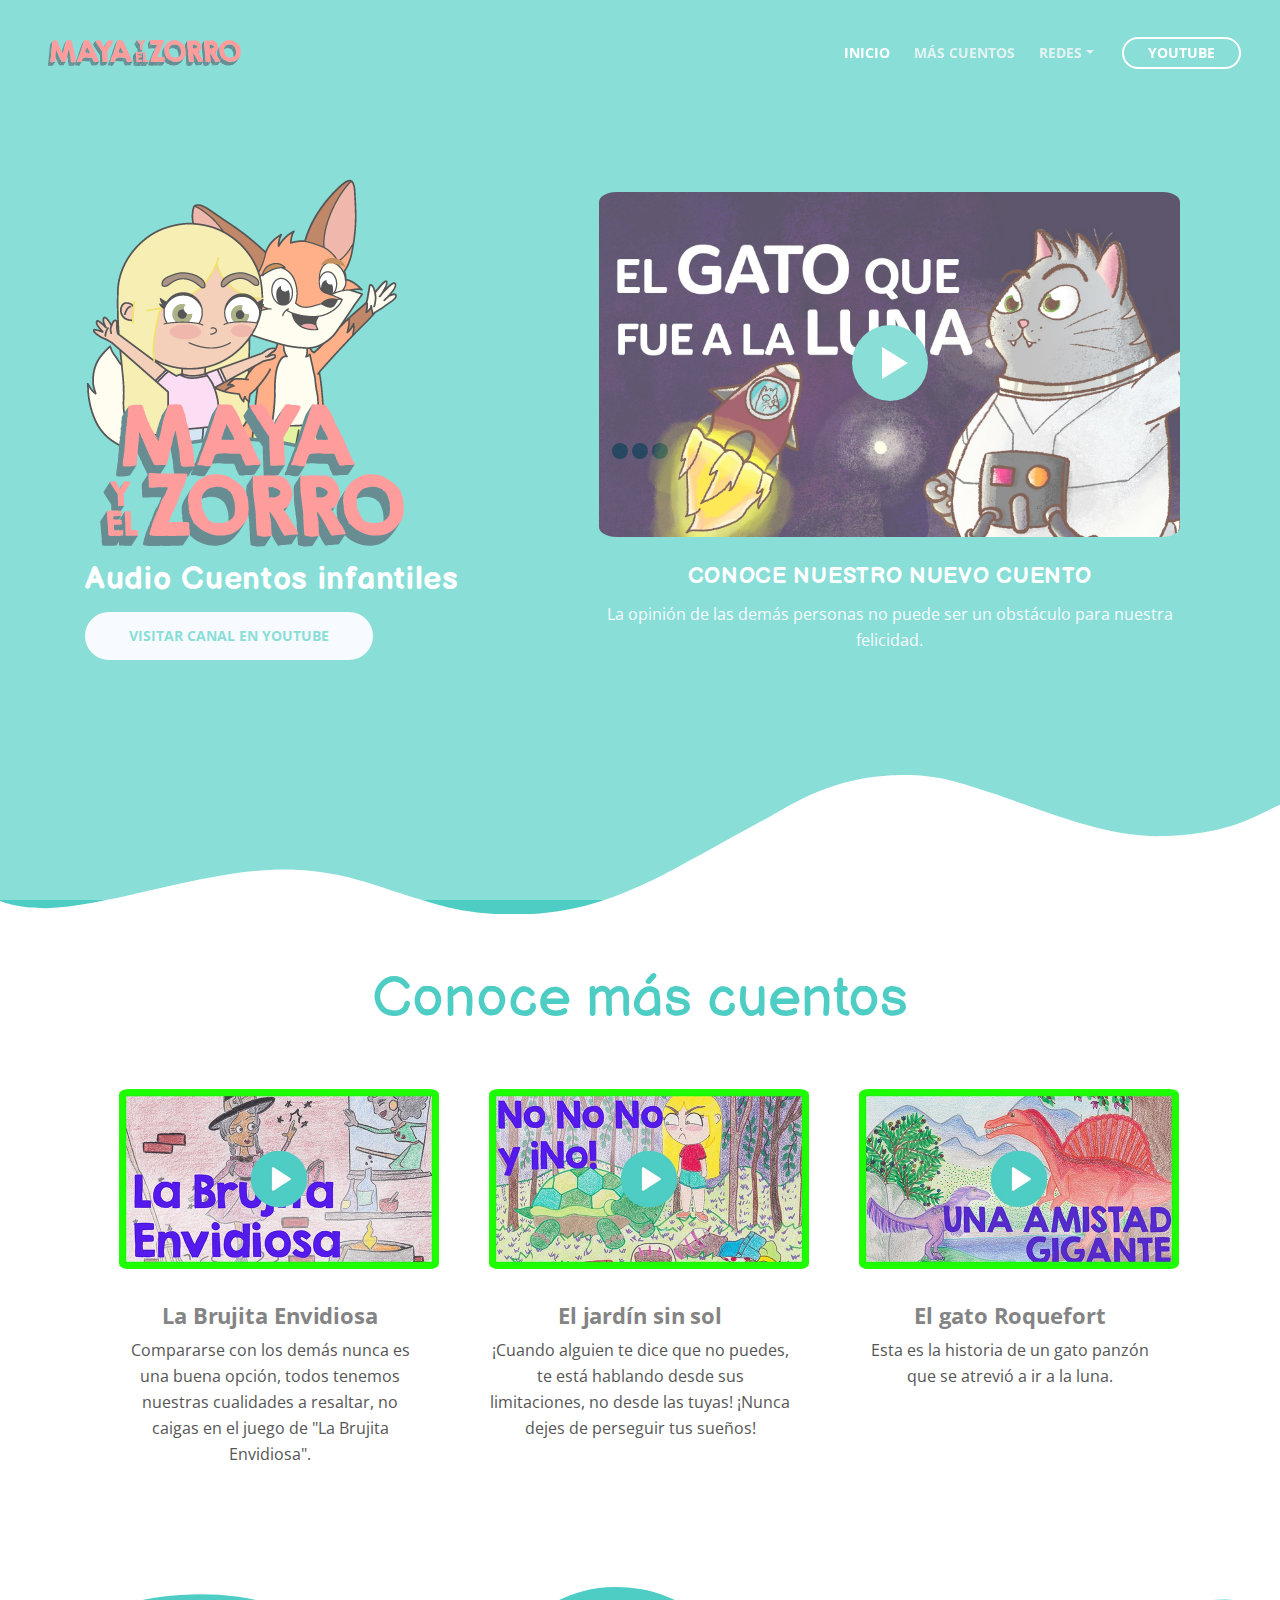
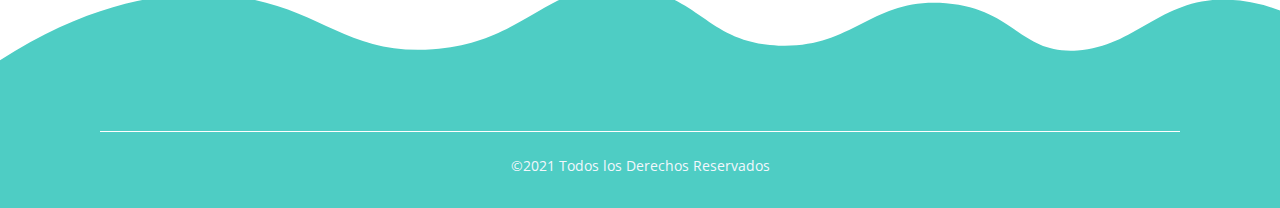
<file: index.html>
<!DOCTYPE html>
<html lang="es">
<head>
    <!-- Redirect http to https -->
    <script>
        var host = "mayayelzorro.com";
        if ((host == window.location.host) && (window.location.protocol != "https:"))
            window.location.protocol = "https:";
    </script>
    <meta charset="utf-8">
    <meta name="viewport" content="width=device-width, initial-scale=1, shrink-to-fit=no">
    
    <!-- SEO Meta Tags -->
    <meta name="description" content="&#128681 Disfruta cuentos EXCLUSIVOS para tus hijos. Cada mes una historia toalmente NUEVA">
    <meta name="author" content="Inovatik">

    <!-- OG Meta Tags to improve the way the post looks when you share the page on LinkedIn, Facebook, Google+ -->
	<meta property="og:site_name" content="Cuentos de Maya y el Zorro" /> <!-- website name -->
	<meta property="og:site" content="https://mayayelzorro.com/" /> <!-- website link -->
	<meta property="og:title" content="&#10004 Audio Cuentos Infantiles ORIGINALES &#11088"/> <!-- title shown in the actual shared post -->
	<meta property="og:description" content="&#128681 Disfruta cuentos EXCLUSIVOS para tus hijos. Cada mes una historia toalmente NUEVA" /> <!-- description shown in the actual shared post -->
	<meta property="og:image" content="https://raw.githubusercontent.com/mono3646/00WEB_MYZ/main/images/logo_og.jpg" /> <!-- image link, make sure it's jpg -->
	<meta property="og:url" content="https://mayayelzorro.com/" /> <!-- where do you want your post to link to -->
	<meta property="og:type" content="website" />

    <!-- Website Title -->
    <title>&#10004 Audio Cuentos Infantiles ORIGINALES &#11088 Maya y el Zorro</title>
    
    <!-- Styles -->
    <link rel="preconnect" href="https://fonts.gstatic.com">
    <link href="https://fonts.googleapis.com/css2?family=Balsamiq+Sans:wght@700&display=swap" rel="stylesheet">
    <link href="https://fonts.googleapis.com/css?family=Open+Sans:400,400i,700&display=swap&subset=latin-ext" rel="stylesheet">
    <link href="css/bootstrap.css" rel="stylesheet">
    <link href="css/fontawesome-all.css" rel="stylesheet">
    <link href="css/swiper.css" rel="stylesheet">
	<link href="css/magnific-popup.css" rel="stylesheet">
	<link href="css/styles.css" rel="stylesheet">
	
	<!-- Favicon  -->
    <link rel="icon" href="images/favicon.png">

    <!-- Global site tag (gtag.js) - Google Analytics -->
    <script async src="https://www.googletagmanager.com/gtag/js?id=UA-191397056-1"></script>
    <script>
    window.dataLayer = window.dataLayer || [];
    function gtag(){dataLayer.push(arguments);}
    gtag('js', new Date());

    gtag('config', 'UA-191397056-1');
    </script>


    <!-- AdSense  -->
    <script data-ad-client="ca-pub-4150777176313573" async src="https://pagead2.googlesyndication.com/pagead/js/adsbygoogle.js"></script>

    <!-- Hotjar Tracking Code for https://mayayelzorro.com/ -->
    <script>
        (function(h,o,t,j,a,r){
            h.hj=h.hj||function(){(h.hj.q=h.hj.q||[]).push(arguments)};
            h._hjSettings={hjid:2275796,hjsv:6};
            a=o.getElementsByTagName('head')[0];
            r=o.createElement('script');r.async=1;
            r.src=t+h._hjSettings.hjid+j+h._hjSettings.hjsv;
            a.appendChild(r);
            })(window,document,'https://static.hotjar.com/c/hotjar-','.js?sv=');
    </script>
    <!-- Facebook Pixel Code -->
    <script>
        !function(f,b,e,v,n,t,s)
        {if(f.fbq)return;n=f.fbq=function(){n.callMethod?
        n.callMethod.apply(n,arguments):n.queue.push(arguments)};
        if(!f._fbq)f._fbq=n;n.push=n;n.loaded=!0;n.version='2.0';
        n.queue=[];t=b.createElement(e);t.async=!0;
        t.src=v;s=b.getElementsByTagName(e)[0];
        s.parentNode.insertBefore(t,s)}(window,document,'script',
        'https://connect.facebook.net/en_US/fbevents.js');
        fbq('init', '858025078166712'); 
        fbq('track', 'PageView');
        </script>
        <noscript>
        <img height="1" width="1" 
        src="https://www.facebook.com/tr?id=858025078166712&ev=PageView
        &noscript=1"/>
    </noscript>
    <!-- End Facebook Pixel Code -->

</head>
<body data-spy="scroll" data-target=".fixed-top">
    
    <!-- Preloader -->
	<div class="spinner-wrapper">
        <div class="spinner">
            <div class="bounce1"></div>
            <div class="bounce2"></div>
            <div class="bounce3"></div>
        </div>
    </div>
    <!-- end of preloader -->
    

    <!-- Navigation -->
    <nav class="navbar navbar-expand-lg navbar-dark navbar-custom fixed-top">
        <div class="container">

            <!-- Text Logo - Use this if you don't have a graphic logo -->
            <!-- <a class="navbar-brand logo-text page-scroll" href="index.html">Tivo</a> -->

            <!-- Image Logo -->
            <a class="navbar-brand logo-image" href="index.html"><img src="images/MYZ_LOGO_2.svg" alt="Maya y el Zorro"></a> 
            
            <!-- Mobile Menu Toggle Button -->
            <button class="navbar-toggler" type="button" data-toggle="collapse" data-target="#navbarsExampleDefault" aria-controls="navbarsExampleDefault" aria-expanded="false" aria-label="Toggle navigation">
                <span class="navbar-toggler-awesome fas fa-bars"></span>
                <span class="navbar-toggler-awesome fas fa-times"></span>
            </button>
            <!-- end of mobile menu toggle button -->

            <div class="collapse navbar-collapse" id="navbarsExampleDefault">
                <ul class="navbar-nav ml-auto">
                    <li class="nav-item">
                        <a class="nav-link page-scroll" href="#header">INICIO <span class="sr-only">(current)</span></a>
                    </li>
                    <li class="nav-item">
                        <a class="nav-link page-scroll" href="#cuentos">MÁS CUENTOS</a>
                    </li>
                    <!--<li class="nav-item">
                        <a class="nav-link page-scroll" href="#details">DETAILS</a>
                    </li>-->

                    <!-- Dropdown Menu -->          
                    <li class="nav-item dropdown">
                        <a class="nav-link dropdown-toggle page-scroll" id="navbarDropdown" role="button" aria-haspopup="true" aria-expanded="false">REDES</a>
                        <div class="dropdown-menu" aria-labelledby="navbarDropdown">
                            <a class="dropdown-item" href="https://www.instagram.com/mayayelzorro/" target="_blank"><span class="item-text">INSTAGRAM</span></a>
                            <div class="dropdown-items-divide-hr"></div>
                            <a class="dropdown-item" href="https://www.facebook.com/mayayelzorro" target="_blank"><span class="item-text">FACEBOOK</span></a>
                            <div class="dropdown-items-divide-hr"></div>
                            <a class="dropdown-item" href="https://open.spotify.com/show/0WpLDUlrSAtxpyd6DpJMHf" target="_blank"><span class="item-text">SPOTIFY</span></a>
                            <div class="dropdown-items-divide-hr"></div>
                            <a class="dropdown-item" href="https://vm.tiktok.com/ZMejLyam7/" target="_blank"><span class="item-text">TIKTOK</span></a>
                            <div class="dropdown-items-divide-hr"></div>
                            <a class="dropdown-item" href="https://www.youtube.com/channel/UCkQr271PwIxdE3Yj_H1NTgQ/videos" target="_blank"><span class="item-text">YOUTUBE</span></a>
                        </div>
                    </li>
                    <!-- end of dropdown menu -->
                </ul>
                <span class="nav-item">
                    <a class="btn-outline-sm" href="https://www.youtube.com/channel/UCkQr271PwIxdE3Yj_H1NTgQ/videos" target="_blank">YOUTUBE</a>
                </span>
            </div>
        </div> <!-- end of container -->
    </nav> <!-- end of navbar -->
    <!-- end of navigation -->


    <!-- Header -->
    <header id="header" class="header">
        <div class="header-content">
            <div class="container">
                <div class="row">
                    <div class="col-lg-6 col-xl-5">
                        <img class="img-header" src="images/MYZ_LOGO_HEADER.png" alt="Logo Maya y el Zorro">
                        <div class="text-container">
                            <h1>Audio Cuentos infantiles</h1>
                         <!--    <p class="p-large">Cuentos infantiles inéditos</p> -->
                            <a class="btn-solid-lg page-scroll" href="https://www.youtube.com/channel/UCkQr271PwIxdE3Yj_H1NTgQ/videos" target="_blank">VISITAR CANAL EN YOUTUBE</a>
                        </div> <!-- end of text-container -->
                    </div> <!-- end of col -->
                    <div class="col-lg-6 col-xl-7">
                        <!-- Video -->
                        <div id="video" class="basic-3">
                            <div class="container">
                                <div class="row">
                                    <div class="col-lg-12">
                                        
                                        <!-- Video Preview -->
                                        <div class="image-container">
                                            <div class="video-wrapper">
                                                <a class="popup-youtube" href="https://www.youtube.com/watch?v=L2NOmOqYeDw" data-effect="fadeIn">
                                                    <img class="img-fluid" src="images/image-video.jpg" alt="alternative">
                                                    <span class="video-play-button">
                                                        <span></span>
                                                    </span>
                                                </a>
                                            </div> <!-- end of video-wrapper -->
                                            <br>
                                            <h4>CONOCE NUESTRO NUEVO CUENTO</h4>  
                                            <div class="p-large-2">La opinión de las demás personas no puede ser un obstáculo para nuestra felicidad.</div>  
                                        </div> <!-- end of image-container -->
                                        <!-- end of video preview -->

                                              
                                    </div> <!-- end of col -->
                                </div> <!-- end of row -->
                            </div> <!-- end of container -->
                        </div> <!-- end of basic-2 -->
                        <!-- end of video -->
                                <!-- <img class="img-fluid" src="images/header-software-app.png" alt="alternative"> -->

                    </div> <!-- end of col -->
                </div> <!-- end of row -->
            </div> <!-- end of container -->
        </div> <!-- end of header-content -->
    </header> <!-- end of header -->
    <svg class="header-frame" data-name="Layer 1" xmlns="http://www.w3.org/2000/svg" preserveAspectRatio="none" viewBox="0 0 1920 310"><defs><style>.cls-1{fill:#4ecdc4;}</style></defs><title>header-frame</title><path class="cls-1" d="M0,283.054c22.75,12.98,53.1,15.2,70.635,14.808,92.115-2.077,238.3-79.9,354.895-79.938,59.97-.019,106.17,18.059,141.58,34,47.778,21.511,47.778,21.511,90,38.938,28.418,11.731,85.344,26.169,152.992,17.971,68.127-8.255,115.933-34.963,166.492-67.393,37.467-24.032,148.6-112.008,171.753-127.963,27.951-19.26,87.771-81.155,180.71-89.341,72.016-6.343,105.479,12.388,157.434,35.467,69.73,30.976,168.93,92.28,256.514,89.405,100.992-3.315,140.276-41.7,177-64.9V0.24H0V283.054Z"/></svg>
    <!-- end of header -->


    <!-- Más Cuentos -->
    <div id="cuentos" class="cards-1">
        <div class="container">
            <div class="row">
                <div class="col-lg-12">
                    <!-- <div class="above-heading">DESCRIPTION</div> -->
                    <h2 class="h2-heading">Conoce más cuentos</h2>
                </div> <!-- end of col -->
            </div> <!-- end of row -->
            <div class="row">
                <div class="col-lg-12">

                    <!-- Card -->
                    <div class="card">
                        <div class="card-image">
                            <a class="popup-youtube" href="https://www.youtube.com/watch?v=KeqyNd8wMy8" data-effect="fadeIn">
                                <img class="img-fluid" src="images/CUENTO-1.jpg" alt="alternative">
                            <div class="sobre">
                                <div class="textico">VER</div>
                            </div>
                         </a>
                        </div>
                        <div class="card-body">
                            <h4 class="card-title">La Brujita Envidiosa</h4>
                            <p>Compararse con los demás nunca es una buena opción, todos tenemos nuestras cualidades a resaltar, no caigas en el juego de "La Brujita Envidiosa".</p>
                        </div>
                    </div>
                    <!-- end of card -->

                    <!-- Card -->
                    <div class="card">
                        <div class="card-image">
                            <a class="popup-youtube" href="https://bit.ly/JardinSinSol_Instagram" data-effect="fadeIn">
                                <img class="img-fluid" src="images/CUENTO-2.jpg" alt="alternative">
                            <div class="sobre">
                                <div class="textico">VER</div>
                            </div>
                         </a>
                        </div>
                        <div class="card-body">
                            <h4 class="card-title">El jardín sin sol</h4>
                            <p>¡Cuando alguien te dice que no puedes, te está hablando desde sus limitaciones, no desde las tuyas! ¡Nunca dejes de perseguir tus sueños!</p>
                        </div>
                    </div>
                    <!-- end of card -->

                    <!-- Card -->
                    <div class="card">
                        <div class="card-image">
                            <a class="popup-youtube" href="https://bit.ly/Roquefort_aplicacion" data-effect="fadeIn">
                                <img class="img-fluid" src="images/CUENTO-3.jpg" alt="alternative">
                            <div class="sobre">
                                <div class="textico">VER</div>
                            </div>
                         </a>
                        </div>
                        <div class="card-body">
                            <h4 class="card-title">El gato Roquefort</h4>
                            <p>Esta es la historia de un gato panzón que se atrevió a ir a la luna.</p>
                        </div>
                    </div>
                    <!-- end of card -->

                </div> <!-- end of col -->
            </div> <!-- end of row -->
        </div> <!-- end of container -->
    </div> <!-- end of cards-1 -->
    <!-- end of description -->



    <!-- Footer -->
    <svg class="footer-frame" data-name="Layer 2" xmlns="http://www.w3.org/2000/svg" preserveAspectRatio="none" viewBox="0 0 1920 79"><defs><style>.cls-2{fill:#4ecdc4;}</style></defs><title>footer-frame</title><path class="cls-2" d="M0,72.427C143,12.138,255.5,4.577,328.644,7.943c147.721,6.8,183.881,60.242,320.83,53.737,143-6.793,167.826-68.128,293-60.9,109.095,6.3,115.68,54.364,225.251,57.319,113.58,3.064,138.8-47.711,251.189-41.8,104.012,5.474,109.713,50.4,197.369,46.572,89.549-3.91,124.375-52.563,227.622-50.155A338.646,338.646,0,0,1,1920,23.467V79.75H0V72.427Z" transform="translate(0 -0.188)"/></svg>
    <div class="footer">
        <div class="container">
            <!-- Copyright -->
            <div class="copyright">
                <div class="container">
                    <div class="row">
                        <div class="col-lg-12">
                            <p class="p-small">©2021 Todos los Derechos Reservados</p>
                        </div> <!-- end of col -->
                    </div> <!-- enf of row -->
                </div> <!-- end of container -->
            </div> <!-- end of copyright --> 
            <!-- end of copyright -->
        </div> <!-- end of container -->
    </div> <!-- end of footer -->  
    <!-- end of footer -->

    	
    <!-- Scripts -->
    <script src="js/jquery.min.js"></script> <!-- jQuery for Bootstrap's JavaScript plugins -->
    <script src="js/popper.min.js"></script> <!-- Popper tooltip library for Bootstrap -->
    <script src="js/bootstrap.min.js"></script> <!-- Bootstrap framework -->
    <script src="js/jquery.easing.min.js"></script> <!-- jQuery Easing for smooth scrolling between anchors -->
    <script src="js/swiper.min.js"></script> <!-- Swiper for image and text sliders -->
    <script src="js/jquery.magnific-popup.js"></script> <!-- Magnific Popup for lightboxes -->
    <script src="js/validator.min.js"></script> <!-- Validator.js - Bootstrap plugin that validates forms -->
    <script src="js/scripts.js"></script> <!-- Custom scripts -->
</body>
</html>
</file>
<file: css/styles.css>
/* Template: Tivo - SaaS App HTML Landing Page Template
   Author: Inovatik
   Created: Sep 2019
   Description: Master CSS file
*/

/*****************************************
Table Of Contents:

01. General Styles
02. Preloader
03. Navigation
04. Header
05. Customers
06. Description
07. Features
08. Features Lightboxes
09. Details
10. Video
11. Pricing
12. Testimonials
13. Newsletter
14. Footer
15. Copyright
16. Back To Top Button
17. Extra Pages
18. Sign Up and Log In Pages
19. Media Queries
******************************************/

/*****************************************
Colors:
- Backgrounds, buttons, bullets, icons - blue #4ECDC4
- Backgrounds, light button, light body text - light gray #f3f7fd
- Headings text - black #333
- Body text - dark gray #555
******************************************/


/******************************/
/*     01. General Styles     */
/******************************/
body,
html {
    width: 100%;
	height: 100%;
}

body, p {
	color: #555; 
	font: 400 1rem/1.625rem "Open Sans", sans-serif;;
}

.p-large {
	font: 400 1.125rem/1.75rem "Open Sans", sans-serif;
}

.p-small {
	font: 400 0.875rem/1.5rem "Open Sans", sans-serif;
}

h1 {
	color: #333;
	font: 700 2.5rem/3.125rem "Open Sans", sans-serif;
	letter-spacing: 0.7px;
}

h2 {
	color: #4ecdc4;
	font-family: 'Balsamiq Sans', cursive;
	font-size: 3.5rem;
	letter-spacing: auto;
}

h3 {
	color: #333;
	font: 700 1.625rem/2.125rem "Open Sans", sans-serif;
	letter-spacing: -0.2px;
}

h4 {
	color: #848484;
	font: 700 1.375rem/1.75rem "Open Sans", sans-serif;
	letter-spacing: -0.1px;
}

h5 {
	color: #333;
	font: 700 1.125rem/1.5rem "Open Sans", sans-serif;
	letter-spacing: -0.1px;
}

h6 {
	color: #333;
	font: 700 1rem/1.375rem "Open Sans", sans-serif;
	letter-spacing: -0.1px;
}

.above-heading {
	color: #4ECDC4;
	font: 700 0.75rem/0.875rem "Open Sans", sans-serif;
	text-align: center;
}

.p-heading {
	margin-bottom: 3.25rem;
}

.testimonial-text {
	font: italic 400 1rem/1.625rem "Open Sans", sans-serif;
}

.testimonial-author {
	font: 700 1rem/1.625rem "Open Sans", sans-serif;
	letter-spacing: -0.1px;
}

.li-space-lg li {
	margin-bottom: 0.375rem;
}

.indent {
	padding-left: 1.25rem;
}

a {
	color: #555;
	text-decoration: underline;
}

a:hover {
	color: #555;
	text-decoration: underline;
}

a.white {
	color: #fff;
}

.decorative-line {
	display: block;
	width: 5rem;
	height: 0.5rem;
	margin-right: auto;
	margin-left: auto;
}

.blue {
	color: #4ECDC4;
}

.btn-solid-reg {
	display: inline-block;
	padding: 1.1875rem 2.125rem 1.1875rem 2.125rem;
	border: 0.125rem solid #4ECDC4;
	border-radius: 2rem;
	background-color: #4ECDC4;
	color: #fff;
	font: 700 0.875rem/0 "Open Sans", sans-serif;
	text-decoration: none;
	transition: all 0.2s;
}

.btn-solid-reg:hover {
	background-color: transparent;
	color: #4ECDC4;
	text-decoration: none;
}

.btn-solid-lg {
	display: inline-block;
	padding: 1.375rem 2.625rem 1.375rem 2.625rem;
	border: 0.125rem solid #4ECDC4;
	border-radius: 2rem;
	background-color: #4ECDC4;
	color: #fff;
	font: 700 0.875rem/0 "Open Sans", sans-serif;
	text-decoration: none;
	transition: all 0.2s;
}

.btn-solid-lg:hover {
	background-color: transparent;
	color: #4ECDC4;
	text-decoration: none;
}

.btn-outline-reg {
	display: inline-block;
	padding: 1.1875rem 2.125rem 1.1875rem 2.125rem;
	border: 0.125rem solid #4ECDC4;
	border-radius: 2rem;
	background-color: transparent;
	color: #4ECDC4;
	font: 700 0.875rem/0 "Open Sans", sans-serif;
	text-decoration: none;
	transition: all 0.2s;
}

.btn-outline-reg:hover {
	background-color: #4ECDC4;
	color: #fff;
	text-decoration: none;
}

.btn-outline-lg {
	display: inline-block;
	padding: 1.375rem 2.625rem 1.375rem 2.625rem;
	border: 0.125rem solid #4ECDC4;
	border-radius: 2rem;
	background-color: transparent;
	color: #4ECDC4;
	font: 700 0.875rem/0 "Open Sans", sans-serif;
	text-decoration: none;
	transition: all 0.2s;
}

.btn-outline-lg:hover {
	background-color: #4ECDC4;
	color: #fff;
	text-decoration: none;
}

.btn-outline-sm {
	display: inline-block;
	padding: 0.875rem 1.5rem 0.875rem 1.5rem;
	border: 0.125rem solid #4ECDC4;
	border-radius: 2rem;
	background-color: transparent;
	color: #4ECDC4;
	font: 700 0.875rem/0 "Open Sans", sans-serif;
	text-decoration: none;
	transition: all 0.2s;
}

.btn-outline-sm:hover {
	background-color: #4ECDC4;
	color: #fff;
	text-decoration: none;
}

.form-group {
	position: relative;
	margin-bottom: 1.25rem;
}

.form-group.has-error.has-danger {
	margin-bottom: 0.625rem;
}

.form-group.has-error.has-danger .help-block.with-errors ul {
	margin-top: 0.375rem;
}

.label-control {
	position: absolute;
	top: 0.87rem;
	left: 1.25rem;
	color: #555;
	opacity: 1;
	font: 400 0.875rem/1.375rem "Open Sans", sans-serif;
	cursor: text;
	transition: all 0.2s ease;
}

/* IE10+ hack to solve lower label text position compared to the rest of the browsers */
@media screen and (-ms-high-contrast: active), screen and (-ms-high-contrast: none) {  
	.label-control {
		top: 0.9375rem;
	}
}

.form-control-input:focus + .label-control,
.form-control-input.notEmpty + .label-control,
.form-control-textarea:focus + .label-control,
.form-control-textarea.notEmpty + .label-control {
	top: 0.125rem;
	opacity: 1;
	font-size: 0.75rem;
	font-weight: 700;
}

.form-control-input,
.form-control-select {
	display: block; /* needed for proper display of the label in Firefox, IE, Edge */
	width: 100%;
	padding-top: 1.0625rem;
	padding-bottom: 0.0625rem;
	padding-left: 1.25rem;
	border: 1px solid #c4d8dc;
	border-radius: 0.25rem;
	background-color: #fff;
	color: #555;
	font: 400 0.875rem/1.875rem "Open Sans", sans-serif;
	transition: all 0.2s;
	-webkit-appearance: none; /* removes inner shadow on form inputs on ios safari */
}

.form-control-select {
	padding-top: 0.5rem;
	padding-bottom: 0.5rem;
	height: 3rem;
}

/* IE10+ hack to solve lower label text position compared to the rest of the browsers */
@media screen and (-ms-high-contrast: active), screen and (-ms-high-contrast: none) {  
	.form-control-input {
		padding-top: 1.25rem;
		padding-bottom: 0.75rem;
		line-height: 1.75rem;
	}

	.form-control-select {
		padding-top: 0.875rem;
		padding-bottom: 0.75rem;
		height: 3.125rem;
		line-height: 2.125rem;
	}
}

select {
    /* you should keep these first rules in place to maintain cross-browser behavior */
    -webkit-appearance: none;
	-moz-appearance: none;
	-ms-appearance: none;
    -o-appearance: none;
    appearance: none;
    background-image: url('../images/down-arrow.png');
    background-position: 96% 50%;
    background-repeat: no-repeat;
    outline: none;
}

select::-ms-expand {
    display: none; /* removes the ugly default down arrow on select form field in IE11 */
}

.form-control-textarea {
	display: block; /* used to eliminate a bottom gap difference between Chrome and IE/FF */
	width: 100%;
	height: 8rem; /* used instead of html rows to normalize height between Chrome and IE/FF */
	padding-top: 1.25rem;
	padding-left: 1.3125rem;
	border: 1px solid #c4d8dc;
	border-radius: 0.25rem;
	background-color: #fff;
	color: #555;
	font: 400 0.875rem/1.75rem "Open Sans", sans-serif;
	transition: all 0.2s;
}

.form-control-input:focus,
.form-control-select:focus,
.form-control-textarea:focus {
	border: 1px solid #a1a1a1;
	outline: none; /* Removes blue border on focus */
}

.form-control-input:hover,
.form-control-select:hover,
.form-control-textarea:hover {
	border: 1px solid #a1a1a1;
}

.checkbox {
	font: 400 0.75rem/1.25rem "Open Sans", sans-serif;
}

input[type='checkbox'] {
	vertical-align: -15%;
	margin-right: 0.375rem;
}

/* IE10+ hack to raise checkbox field position compared to the rest of the browsers */
@media screen and (-ms-high-contrast: active), screen and (-ms-high-contrast: none) {  
	input[type='checkbox'] {
		vertical-align: -9%;
	}
}

.form-control-submit-button {
	display: inline-block;
	width: 100%;
	height: 3.125rem;
	border: 1px solid #4ECDC4;
	border-radius: 1.5rem;
	background-color: #4ECDC4;
	color: #fff;
	font: 700 0.875rem/0 "Open Sans", sans-serif;
	cursor: pointer;
	transition: all 0.2s;
}

.form-control-submit-button:hover {
	background-color: transparent;
	color: #4ECDC4;
}

/* Form Success And Error Message Formatting */
#smsgSubmit.h3.text-center.tada.animated,
#lmsgSubmit.h3.text-center.tada.animated,
#nmsgSubmit.h3.text-center.tada.animated,
#pmsgSubmit.h3.text-center.tada.animated,
#smsgSubmit.h3.text-center,
#lmsgSubmit.h3.text-center,
#nmsgSubmit.h3.text-center,
#pmsgSubmit.h3.text-center {
	display: block;
	margin-bottom: 0;
	color: #555;
	font-size: 1.125rem;
	line-height: 1rem;
}

.help-block.with-errors .list-unstyled {
	color: #555;
	font-size: 0.75rem;
	line-height: 1.125rem;
	text-align: left;
}

.help-block.with-errors ul {
	margin-bottom: 0;
}
/* end of form success and error message formatting */

/* Form Success And Error Message Animation - Animate.css */
@-webkit-keyframes tada {
	from {
		-webkit-transform: scale3d(1, 1, 1);
		-ms-transform: scale3d(1, 1, 1);
		transform: scale3d(1, 1, 1);
	}
	10%, 20% {
		-webkit-transform: scale3d(.9, .9, .9) rotate3d(0, 0, 1, -3deg);
		-ms-transform: scale3d(.9, .9, .9) rotate3d(0, 0, 1, -3deg);
		transform: scale3d(.9, .9, .9) rotate3d(0, 0, 1, -3deg);
	}
	30%, 50%, 70%, 90% {
		-webkit-transform: scale3d(1.1, 1.1, 1.1) rotate3d(0, 0, 1, 3deg);
		-ms-transform: scale3d(1.1, 1.1, 1.1) rotate3d(0, 0, 1, 3deg);
		transform: scale3d(1.1, 1.1, 1.1) rotate3d(0, 0, 1, 3deg);
	}
	40%, 60%, 80% {
		-webkit-transform: scale3d(1.1, 1.1, 1.1) rotate3d(0, 0, 1, -3deg);
		-ms-transform: scale3d(1.1, 1.1, 1.1) rotate3d(0, 0, 1, -3deg);
		transform: scale3d(1.1, 1.1, 1.1) rotate3d(0, 0, 1, -3deg);
	}
	to {
		-webkit-transform: scale3d(1, 1, 1);
		-ms-transform: scale3d(1, 1, 1);
		transform: scale3d(1, 1, 1);
	}
}

@keyframes tada {
	from {
		-webkit-transform: scale3d(1, 1, 1);
		-ms-transform: scale3d(1, 1, 1);
		transform: scale3d(1, 1, 1);
	}
	10%, 20% {
		-webkit-transform: scale3d(.9, .9, .9) rotate3d(0, 0, 1, -3deg);
		-ms-transform: scale3d(.9, .9, .9) rotate3d(0, 0, 1, -3deg);
		transform: scale3d(.9, .9, .9) rotate3d(0, 0, 1, -3deg);
	}
	30%, 50%, 70%, 90% {
		-webkit-transform: scale3d(1.1, 1.1, 1.1) rotate3d(0, 0, 1, 3deg);
		-ms-transform: scale3d(1.1, 1.1, 1.1) rotate3d(0, 0, 1, 3deg);
		transform: scale3d(1.1, 1.1, 1.1) rotate3d(0, 0, 1, 3deg);
	}
	40%, 60%, 80% {
		-webkit-transform: scale3d(1.1, 1.1, 1.1) rotate3d(0, 0, 1, -3deg);
		-ms-transform: scale3d(1.1, 1.1, 1.1) rotate3d(0, 0, 1, -3deg);
		transform: scale3d(1.1, 1.1, 1.1) rotate3d(0, 0, 1, -3deg);
	}
	to {
		-webkit-transform: scale3d(1, 1, 1);
		-ms-transform: scale3d(1, 1, 1);
		transform: scale3d(1, 1, 1);
	}
}

.tada {
	-webkit-animation-name: tada;
	animation-name: tada;
}

.animated {
	-webkit-animation-duration: 1s;
	animation-duration: 1s;
	-webkit-animation-fill-mode: both;
	animation-fill-mode: both;
}
/* end of form success and error message animation - Animate.css */

/* Fade-move Animation For Details Lightbox - Magnific Popup */
/* at start */
.my-mfp-slide-bottom .zoom-anim-dialog {
	opacity: 0;
	transition: all 0.2s ease-out;
	-webkit-transform: translateY(-1.25rem) perspective(37.5rem) rotateX(10deg);
	-ms-transform: translateY(-1.25rem) perspective(37.5rem) rotateX(10deg);
	transform: translateY(-1.25rem) perspective(37.5rem) rotateX(10deg);
}

/* animate in */
.my-mfp-slide-bottom.mfp-ready .zoom-anim-dialog {
	opacity: 1;
	-webkit-transform: translateY(0) perspective(37.5rem) rotateX(0); 
	-ms-transform: translateY(0) perspective(37.5rem) rotateX(0); 
	transform: translateY(0) perspective(37.5rem) rotateX(0); 
}

/* animate out */
.my-mfp-slide-bottom.mfp-removing .zoom-anim-dialog {
	opacity: 0;
	-webkit-transform: translateY(-0.625rem) perspective(37.5rem) rotateX(10deg); 
	-ms-transform: translateY(-0.625rem) perspective(37.5rem) rotateX(10deg); 
	transform: translateY(-0.625rem) perspective(37.5rem) rotateX(10deg); 
}

/* dark overlay, start state */
.my-mfp-slide-bottom.mfp-bg {
	opacity: 0;
	transition: opacity 0.2s ease-out;
}

/* animate in */
.my-mfp-slide-bottom.mfp-ready.mfp-bg {
	opacity: 0.8;
}
/* animate out */
.my-mfp-slide-bottom.mfp-removing.mfp-bg {
	opacity: 0;
}
/* end of fade-move animation for details lightbox - magnific popup */

/* Fade Animation For Image Lightbox - Magnific Popup */
@-webkit-keyframes fadeIn {
	from {
		opacity: 0;
	}
	to {
		opacity: 1;
	}
}

@keyframes fadeIn {
	from {
		opacity: 0;
	}
	to {
		opacity: 1;
	}
}

.fadeIn {
	-webkit-animation: fadeIn 0.6s;
	animation: fadeIn 0.6s;
}

@-webkit-keyframes fadeOut {
	from {
		opacity: 1;
	}
	to {
		opacity: 0;
	}
}

@keyframes fadeOut {
	from {
		opacity: 1;
	}
	to {
		opacity: 0;
	}
}

.fadeOut {
	-webkit-animation: fadeOut 0.8s;
	animation: fadeOut 0.8s;
}
/* end of fade animation for image lightbox - magnific popup */


/*************************/
/*     02. Preloader     */
/*************************/
.spinner-wrapper {
	position: fixed;
	z-index: 999999;
	top: 0;
	right: 0;
	bottom: 0;
	left: 0;
	background: #fff;
}

.spinner {
	position: absolute;
	top: 50%; /* centers the loading animation vertically one the screen */
	left: 50%; /* centers the loading animation horizontally one the screen */
	width: 3.75rem;
	height: 1.25rem;
	margin: -0.625rem 0 0 -1.875rem; /* is width and height divided by two */ 
	text-align: center;
}

.spinner > div {
	display: inline-block;
	width: 1rem;
	height: 1rem;
	border-radius: 100%;
	background-color: #4ECDC4;
	-webkit-animation: sk-bouncedelay 1.4s infinite ease-in-out both;
	animation: sk-bouncedelay 1.4s infinite ease-in-out both;
}

.spinner .bounce1 {
	-webkit-animation-delay: -0.32s;
	animation-delay: -0.32s;
}

.spinner .bounce2 {
	-webkit-animation-delay: -0.16s;
	animation-delay: -0.16s;
}

@-webkit-keyframes sk-bouncedelay {
	0%, 80%, 100% { -webkit-transform: scale(0); }
	40% { -webkit-transform: scale(1.0); }
}

@keyframes sk-bouncedelay {
	0%, 80%, 100% { 
		-webkit-transform: scale(0);
		-ms-transform: scale(0);
		transform: scale(0);
	} 40% { 
		-webkit-transform: scale(1.0);
		-ms-transform: scale(1.0);
		transform: scale(1.0);
	}
}


/**************************/
/*     03. Navigation     */
/**************************/
.navbar-custom {
	background-color: #4ECDC4;
	box-shadow: 0 0.0625rem 0.375rem 0 rgba(0, 0, 0, 0.1);
	font: 700 0.875rem/0.875rem "Open Sans", sans-serif;
	transition: all 0.2s;
}

.navbar-custom .container {
	max-width: 87.5rem;
}

.navbar-custom .navbar-brand.logo-image img {
   /* width: 4.4375rem;*/
	height: 1.75rem;
}

.navbar-custom .navbar-brand.logo-text {
	font: 700 2rem/1.5rem "Open Sans", sans-serif;
	color: #fff;;
	text-decoration: none;
}

.navbar-custom .navbar-nav {
	margin-top: 0.75rem;
	margin-bottom: 0.5rem;
}

.navbar-custom .nav-item .nav-link {
	padding: 0.625rem 0.75rem 0.625rem 0.75rem;
	color: #f7f5f5;
	opacity: 0.8;
	text-decoration: none;
	transition: all 0.2s ease;
}

.navbar-custom .nav-item .nav-link:hover,
.navbar-custom .nav-item .nav-link.active {
	color: #fff;
	opacity: 1;
}

/* Dropdown Menu */
.navbar-custom .dropdown:hover > .dropdown-menu {
	display: block; /* this makes the dropdown menu stay open while hovering it */
	min-width: auto;
	animation: fadeDropdown 0.2s; /* required for the fade animation */
}

@keyframes fadeDropdown {
    0% {
        opacity: 0;
    }

    100% {
        opacity: 1;
    }
}

.navbar-custom .dropdown-toggle:focus { /* removes dropdown outline on focus */
	outline: 0;
}

.navbar-custom .dropdown-menu {
	margin-top: 0;
	border: none;
	border-radius: 0.25rem;
	background-color: #4ECDC4;
}

.navbar-custom .dropdown-item {
	color: #f7f5f5;
	opacity: 0.8;
	font: 700 0.875rem/0.875rem "Open Sans", sans-serif;
	text-decoration: none;
}

.navbar-custom .dropdown-item:hover {
	background-color: #4ECDC4;
	color: #fff;
	opacity: 1;
}

.navbar-custom .dropdown-items-divide-hr {
	width: 100%;
	height: 1px;
	margin: 0.75rem auto 0.725rem auto;
	border: none;
	background-color: #c4d8dc;
	opacity: 0.2;
}
/* end of dropdown menu */

.navbar-custom .nav-item .btn-outline-sm {
	margin-top: 0.25rem;
	margin-bottom: 1.375rem;
	margin-left: 0.5rem;
	border: 0.125rem solid #fff;
	color: #fff;
}

.navbar-custom .nav-item .btn-outline-sm:hover {
	background-color: #fff;
	color: #4ECDC4;
}

.navbar-custom .navbar-toggler {
	padding: 0;
	border: none;
	color: #fff;
	font-size: 2rem;
}

.navbar-custom button[aria-expanded='false'] .navbar-toggler-awesome.fas.fa-times{
	display: none;
}

.navbar-custom button[aria-expanded='false'] .navbar-toggler-awesome.fas.fa-bars{
	display: inline-block;
}

.navbar-custom button[aria-expanded='true'] .navbar-toggler-awesome.fas.fa-bars{
	display: none;
}

.navbar-custom button[aria-expanded='true'] .navbar-toggler-awesome.fas.fa-times{
	display: inline-block;
	margin-right: 0.125rem;
}


/*********************/
/*    04. Header     */
/*********************/
.header {
	background-color: #4ECDC4;
}

.header .header-content {
	padding-top: 8rem;
	padding-bottom: 4rem;
	text-align: center;
}

.header .text-container {
	margin-bottom: 3rem;
}

.header h1 {
	margin-bottom: 1rem;
	margin-top: 1rem;
	color: #fff;
	font-size: 1.5rem;
	line-height: 1rem;
	font-family: 'Balsamiq Sans', cursive;
}

.header h4 {
	margin-bottom: 0.625rem;
	color: #fff;
	font-family: 'Balsamiq Sans', cursive;
	letter-spacing: 0.7px;
}

.header .p-large {
	margin-bottom: 2rem;
	color: #f3f7fd;
}
.header .p-large-2 {
	margin-bottom: 5rem;
	color: #f3f7fd;
	text-align: center;
}

.header .btn-solid-lg {
	margin-right: 0.5rem;
	margin-bottom: 1.125rem;
	margin-left: 0.5rem;
	border-color: #f3f7fd;
	background-color: #f3f7fd;
	color: #4ECDC4;
}

.header .btn-solid-lg:hover {
	background: transparent;
	color: #f3f7fd;
}

.header .btn-outline-lg {
	border-color: #f3f7fd;
	color: #f3f7fd;
}

.header .btn-outline-lg:hover {
	background-color: #f3f7fd;
	color: #4ECDC4;
}

.header-frame {
	margin-top: -1px; /* To remove white margin in FF */
	width: 100%;
	height: 2.25rem;
}


/*************************/
/*     05. Customers     */
/*************************/
.slider-1 {
	padding-top: 5rem;
	padding-bottom: 3.25rem;
}

.slider-1 .slider-container {
	text-align: center;
}


/***************************/
/*     06. Description     */
/***************************/
.cards-1 {
	padding-top: 3.25rem;
	padding-bottom: 3rem;
	text-align: center;
}

.cards-1 .h2-heading {
	margin-bottom: 3.5rem;
}

.cards-1 .card {
	max-width: 21rem;
	margin-right: auto;
	margin-bottom: 3.5rem;
	margin-left: auto;
	padding: 0;
	border: none;
}

.cards-1 .card-image {
	max-width: 21rem;
	margin-right: auto;
	margin-bottom: 2rem;
	margin-left: auto;
}

.cards-1 .card-title {
	margin-bottom: 0.5rem;
}

.cards-1 .card-body {
	padding: 0;
}


/************************/
/*     07. Features     */
/************************/
.tabs {
	padding-top: 8rem;
	padding-bottom: 8.125rem;
	background-color: #f3f7fd;
}

.tabs .h2-heading,
.tabs .p-heading {
	text-align: center;
}

.tabs .nav-tabs {
	display: block;
	margin-bottom: 2.25rem;
	border-bottom: none;
}

.tabs .nav-link {
	padding: 0.375rem 1rem 0.375rem 1rem;
	border: none;
	color: #86929b;
	font-weight: 700;
	font-size: 1.25rem;
	line-height: 1.75rem;
	text-align: center;
	text-decoration: none;
	transition: all 0.2s ease;
}

.tabs .nav-link:hover,
.tabs .nav-link.active {
	background: transparent;
	color: #4ECDC4;
}

.tabs .nav-link .fas {
	margin-right: 0.625rem;
}

.tabs .image-container {
	margin-bottom: 2.75rem;
}

.tabs .list-unstyled .fas {
	color: #4ECDC4;
	font-size: 0.5rem;
	line-height: 1.625rem;
}

.tabs .list-unstyled .media-body {
	margin-left: 0.625rem;
}

.tabs #tab-1 h3 {
	margin-bottom: 0.75rem;
}

.tabs #tab-1 .list-unstyled {
	margin-bottom: 1.5rem;
}

.tabs #tab-2 h3 {
	margin-bottom: 0.75rem;
}

.tabs #tab-2 .list-unstyled {
	margin-bottom: 1.5rem;
}

.tabs #tab-3 h3 {
	margin-bottom: 0.75rem;
}

.tabs #tab-3 .list-unstyled {
	margin-bottom: 1.5rem;
}


/***********************************/
/*     08. Features Lightboxes     */
/***********************************/
.lightbox-basic {
	margin: 2.5rem auto;
	padding: 2rem 1.5rem 2rem 1.5rem;
	border-radius: 0.25rem;
	background: #fff;
	text-align: left;
}

.lightbox-basic .container {
	padding-right: 0;
	padding-left: 0;
}

.lightbox-basic .image-container {
	max-width: 33.75rem;
	margin-right: auto;
	margin-bottom: 3rem;
	margin-left: auto;
}

.lightbox-basic h3 {
	margin-bottom: 0.5rem;
}

.lightbox-basic hr {
	width: 2.5rem;
	height: 0.125rem;
	margin-top: 0;
	margin-bottom: 0.875rem;
	margin-left: 0;
	border: 0;
	background-color: #4ECDC4;
	text-align: left;
}

.lightbox-basic h4 {
	margin-bottom: 1rem;
}

.lightbox-basic .list-unstyled .fas {
	color:#4ECDC4;
	font-size: 0.5rem;
	line-height: 1.625rem;
}

.lightbox-basic .list-unstyled .media-body {
	margin-left: 0.625rem;
}

.lightbox-basic .btn-outline-reg,
.lightbox-basic .btn-solid-reg {
	margin-top: 0.75rem;
}

/* Signup Button */
.lightbox-basic .btn-solid-reg.mfp-close {
	position: relative;
	width: auto;
	height: auto;
	color: #fff;
	opacity: 1;
}

.lightbox-basic .btn-solid-reg.mfp-close:hover {
	color: #4ECDC4;
}
/* end of signup Button */

/* Back Button */
.lightbox-basic a.mfp-close.as-button {
	position: relative;
	width: auto;
	height: auto;
	margin-left: 0.375rem;
	color: #4ECDC4;
	opacity: 1;
}

.lightbox-basic a.mfp-close.as-button:hover {
	color: #fff;
}
/* end of back button */

.lightbox-basic button.mfp-close.x-button {
	position: absolute;
	top: -0.125rem;
	right: -0.125rem;
	width: 2.75rem;
	height: 2.75rem;
	color: #707984;
}


/***********************/
/*     09. Details     */
/***********************/
.basic-1 {
	padding-top: 7.5rem;
	padding-bottom: 8rem;
}

.basic-1 .text-container {
	margin-bottom: 3.75rem;
}

.basic-1 .list-unstyled {
	margin-bottom: 1.375rem;
}

.basic-1 .list-unstyled .fas {
	color: #4ECDC4;
	font-size: 0.5rem;
	line-height: 1.625rem;
}

.basic-1 .list-unstyled .media-body {
	margin-left: 0.625rem;
}


/*********************/
/*     10. Video     */
/*********************/
.basic-2 {
	padding-top: 8rem;
	padding-bottom: 6.75rem;
	background-color: #f3f7fd;
	text-align: center;
}
.basic-3 {

	text-align: center;
}

.basic-2 .image-container {
	margin-bottom: 2rem;
}

.basic-2 .image-container img {
	border-radius: 0.75rem;
}

.basic-2 .video-wrapper {
	position: relative;
}

/* Video Play Button */
.basic-3 .video-play-button {
	position: absolute;
	z-index: 10;
	top: 22%;
	left: 50%;
	display: block;
	box-sizing: content-box;
	width: 2rem;
	height: 2.75rem;
	padding: 1.125rem 1.25rem 1.125rem 1.75rem;
	border-radius: 50%;
	-webkit-transform: translateX(-50%) translateY(-50%);
	-ms-transform: translateX(-50%) translateY(-50%);
	transform: translateX(-50%) translateY(-50%);
}
  
.basic-3 .video-play-button:before {
	content: "";
	position: absolute;
	z-index: 0;
	top: 50%;
	left: 50%;
	display: block;
	width: 4.75rem;
	height: 4.75rem;
	border-radius: 50%;
	background: #4ECDC4;
	animation: pulse-border 1500ms ease-out infinite;
	-webkit-transform: translateX(-50%) translateY(-50%);
	-ms-transform: translateX(-50%) translateY(-50%);
	transform: translateX(-50%) translateY(-50%);
}
  
.basic-3 .video-play-button:after {
	content: "";
	position: absolute;
	z-index: 1;
	top: 50%;
	left: 50%;
	display: block;
	width: 4.375rem;
	height: 4.375rem;
	border-radius: 50%;
	background: #4ECDC4;
	transition: all 200ms;
	-webkit-transform: translateX(-50%) translateY(-50%);
	-ms-transform: translateX(-50%) translateY(-50%);
	transform: translateX(-50%) translateY(-50%);
}
  
.basic-3 .video-play-button span {
	position: relative;
	display: block;
	z-index: 3;
	top: 0.375rem;
	left: 0.25rem;
	width: 0;
	height: 0;
	border-left: 1.625rem solid #fff;
	border-top: 1rem solid transparent;
	border-bottom: 1rem solid transparent;
}
  
@keyframes pulse-border {
	0% {
		transform: translateX(-50%) translateY(-50%) translateZ(0) scale(1);
		opacity: 1;
	}
	100% {
		transform: translateX(-50%) translateY(-50%) translateZ(0) scale(1.5);
		opacity: 0;
	}
}
/* end of video play button */  

.basic-2 .p-heading {
	margin-bottom: 1rem;
}


/***********************/
/*     11. Pricing     */
/***********************/
.cards-2 {
	padding-top: 7.875rem;
	padding-bottom: 2.25rem;
	text-align: center;
}

.cards-2 .h2-heading {
	margin-bottom: 3.75rem;
}

.cards-2 .card {
	display: block;
	max-width: 19rem;
	margin-right: auto;
	margin-bottom: 3rem;
	margin-left: auto;
	border: 1px solid #ccd3df;
	border-radius: 0.375rem;
}

.cards-2 .card .card-body {
	padding: 2.5rem 2rem 2.75rem 2em;
}

.cards-2 .card .card-title {
	margin-bottom: 0.5rem;
	color: #4ECDC4;
	font: 700 1.125rem/1.5rem "Open Sans", sans-serif;
}

.cards-2 .card .price .currency {
	margin-right: 0.25rem;
	color: #434c54;
	font-weight: 700;
	font-size: 1.5rem;
	vertical-align: 40%;
}

.cards-2 .card .price .value {
	color: #434c54;
	font: 700 3.25rem/3.5rem "Open Sans", sans-serif;
	text-align: center;
}

.cards-2 .card .frequency {
	font-size: 0.875rem;
}

.cards-2 .card .divider {
	height: 1px;
	margin-top: 1.75rem;
	margin-bottom: 2rem;
	border: none;
	background-color: #ccd3df;
}

.cards-2 .card .list-unstyled {
	margin-top: 1.875rem;
	margin-bottom: 1.625rem;
	text-align: left;
}

.cards-2 .card .list-unstyled .media {
	margin-bottom: 0.5rem;
}

.cards-2 .card .list-unstyled .fas {
	color: #4ECDC4;
	font-size: 0.875rem;
	line-height: 1.625rem;
}

.cards-2 .card .list-unstyled .fas.fa-times {
	margin-left: 0.1875rem;
	margin-right: 0.125rem;
	color: #555;
}

.cards-2 .card .list-unstyled .media-body {
	margin-left: 0.625rem;
}


/****************************/
/*     12. Testimonials     */
/****************************/
.slider-2 {
	padding-top: 2.75rem;
	padding-bottom: 4rem;
}

.slider-2 .slider-container {
	position: relative;
}

.slider-2 .swiper-container {
	position: static;
	width: 82%;
	text-align: center;
}

.slider-2 .image-wrapper {
	width: 6rem;
	margin-right: auto;
	margin-bottom: 1rem;
	margin-left: auto;
}

.slider-2 .image-wrapper img {
	border-radius: 50%;
}

.slider-2 .testimonial-text {
	margin-bottom: 0.5rem;
}

.slider-2 .testimonial-author {
	color: #333;
}

.slider-2 .swiper-button-prev,
.slider-2 .swiper-button-next {
	width: 1.125rem;
}

.slider-2 .swiper-button-prev:focus,
.slider-2 .swiper-button-next:focus {
	/* even if you can't see it chrome you can see it on mobile device */
	outline: none;
}

.slider-2 .swiper-button-prev {
	left: -0.375rem;
	background-image: url("data:image/svg+xml;charset=utf-8,%3Csvg%20xmlns%3D'http%3A%2F%2Fwww.w3.org%2F2000%2Fsvg'%20viewBox%3D'0%200%2028%2044'%3E%3Cpath%20d%3D'M0%2C22L22%2C0l2.1%2C2.1L4.2%2C22l19.9%2C19.9L22%2C44L0%2C22L0%2C22L0%2C22z'%20fill%3D'%23505c67'%2F%3E%3C%2Fsvg%3E");
	background-size: 1.125rem 1.75rem;
}

.slider-2 .swiper-button-next {
	right: -0.375rem;
	background-image: url("data:image/svg+xml;charset=utf-8,%3Csvg%20xmlns%3D'http%3A%2F%2Fwww.w3.org%2F2000%2Fsvg'%20viewBox%3D'0%200%2028%2044'%3E%3Cpath%20d%3D'M27%2C22L27%2C22L5%2C44l-2.1-2.1L22.8%2C22L2.9%2C2.1L5%2C0L27%2C22L27%2C22z'%20fill%3D'%23505c67'%2F%3E%3C%2Fsvg%3E");
	background-size: 1.125rem 1.75rem;
}


/**************************/
/*     13. Newsletter     */
/**************************/
.form {
	padding-top: 4rem;
	padding-bottom: 6rem;
}

.form .text-container {
	margin-bottom: 3.5rem;
	padding: 3.5rem 1rem 2.5rem 1rem;
	border-radius: 0.5rem;
	background-color: #f3f7fd;
}

.form h2 {
	margin-bottom: 2.75rem;
	text-align: center;
}

.form .icon-container {
	text-align: center;
}

.form .fa-stack {
	width: 2em;
	margin-bottom: 0.75rem;
	margin-right: 0.375rem;
	font-size: 1.5rem;
}

.form .fa-stack .fa-stack-1x {
    color: #fff;
	transition: all 0.2s ease;
}

.form .fa-stack .fa-stack-2x {
	color: #4ECDC4;
	transition: all 0.2s ease;
}

.form .fa-stack:hover .fa-stack-1x {
	color: #4ECDC4;
}

.form .fa-stack:hover .fa-stack-2x {
    color: #f3f7fd;
}


/**********************/
/*     14. Footer     */
/**********************/
.footer-frame {
	width: 100%;
	height: 1.5rem;
}

.footer {
	padding-top: 3rem;
	padding-bottom: 0.5rem;
	background-color: #4ECDC4;
}

.footer .footer-col {
	margin-bottom: 2.25rem;
}

.footer h4 {
	margin-bottom: 0.625rem;
	color: #fff;
}

.footer .list-unstyled,
.footer p {
	color: #f3f7fd;
}

.footer .footer-col.middle .list-unstyled .fas {
	color: #fff;
	font-size: 0.5rem;
	line-height: 1.5rem;
}

.footer .footer-col.middle .list-unstyled .media-body {
	margin-left: 0.5rem;
}

.footer .footer-col.last .list-unstyled .fas {
	color: #fff;
	font-size: 0.875rem;
	line-height: 1.5rem;
}

.footer .footer-col.last .list-unstyled .media-body {
	margin-left: 0.625rem;
}

.footer .footer-col.last .list-unstyled .fas.fa-globe {
	margin-left: 1rem;
	margin-right: 0.625rem;
}


/*************************/
/*     15. Copyright     */
/*************************/
.copyright {
	padding-top: 1rem;
	padding-bottom: 0.375rem;
	background-color: #4ECDC4;
	text-align: center;
}

.copyright .p-small {
	padding-top: 1.375rem;
	border-top: 1px solid #ffffff;
	color: #f3f7fd;
}

.copyright a {
	color: #f3f7fd;
	text-decoration: none;
}


/**********************************/
/*     16. Back To Top Button     */
/**********************************/
a.back-to-top {
	position: fixed;
	z-index: 999;
	right: 0.75rem;
	bottom: 0.75rem;
	display: none;
	width: 2.625rem;
	height: 2.625rem;
	border-radius: 1.875rem;
	background: #ff6b6b url("../images/up-arrow.png") no-repeat center 47%;
	background-size: 1.125rem 1.125rem;
	text-indent: -9999px;
}

a:hover.back-to-top {
	background-color: #4332c5; 
}


/***************************/
/*     17. Extra Pages     */
/***************************/
.ex-header {
	padding-top: 8rem;
	padding-bottom: 5rem;
	background-color: #4ECDC4;
	text-align: center;
}

.ex-header h1 {
	color: #fff;
}

.ex-basic-1 {
	padding-top: 2rem;
	padding-bottom: 0.875rem;
	background-color: #f3f7fd;
}

.ex-basic-1 .breadcrumbs {
	margin-bottom: 1.125rem;
}

.ex-basic-1 .breadcrumbs .fa {
	margin-right: 0.5rem;
	margin-left: 0.625rem;
}

.ex-basic-2 {
	padding-top: 4.75rem;
	padding-bottom: 4rem;
}

.ex-basic-2 h3 {
	margin-bottom: 1rem;
}

.ex-basic-2 .text-container {
	margin-bottom: 3.625rem;
}

.ex-basic-2 .text-container.last {
	margin-bottom: 0;
}

.ex-basic-2 .text-container.dark {
	padding: 1.625rem 1.5rem 0.75rem 2rem;
	background-color: #f3f7fd;
}

.ex-basic-2 .image-container-large {
	margin-bottom: 4rem;
}

.ex-basic-2 .image-container-large img {
	border-radius: 0.25rem;
}

.ex-basic-2 .image-container-small img {
	border-radius: 0.25rem;
}

.ex-basic-2 .list-unstyled .fas {
	color: #4ECDC4;
	font-size: 0.5rem;
	line-height: 1.625rem;
}

.ex-basic-2 .list-unstyled .media-body {
	margin-left: 0.625rem;
}

.ex-basic-2 .form-container {
	margin-top: 3rem;
}

.ex-basic-2 .btn-outline-reg {
	margin-top: 1.75rem;
}

.ex-footer-frame {
	width: 100%;
	height: 2.75rem;
	background-color: #f3f7fd;
}


/****************************************/
/*     18. Sign Up and Log In Pages     */
/****************************************/
.ex-2-header {
	padding-top: 9rem;
	background-color: #4ECDC4;
	text-align: center;
	min-height: 100vh;
}

.ex-2-header h1,
.ex-2-header p {
	color: #fff;
}

.ex-2-header p {
	max-width: 24rem;
	margin-right: auto;
	margin-bottom: 2.5rem;
	margin-left: auto;
}

.ex-2-header .form-container {
	max-width: 26rem;
	margin-right: auto;
	margin-left: auto;
	padding: 2.25rem 1.25rem 1.25rem 1.25rem;
	border-radius: 0.5rem;
	background-color: #f3f7fd;
}

.ex-2-header .checkbox {
	text-align: left;
}


/*****************************/
/*     19. Media Queries     */
/*****************************/	
	/***************************/
/*     06. Description     */
/***************************/
.cards-1 {
	padding-top: 3.25rem;
	padding-bottom: 3rem;
	text-align: center;
}

.cards-1 .h2-heading {
	margin-bottom: 3.5rem;
	width: 100%
}

.cards-1 .card {
	max-width: 25rem;
	margin-right: auto;
	margin-bottom: 3.5rem;
	margin-left: auto;
	padding: 0;
	border: none;
}

.cards-1 .card-image {
	max-width: 25rem;
	margin-right: auto;
	margin-bottom: 2rem;
	margin-left: auto;
}

.cards-1 .card-title {
	margin-bottom: 0.5rem;
}

.cards-1 .card-body {
	padding: 0;
}



/* Min-width width 768px */
@media (min-width: 768px) {
	
	/* General Styles */
	.p-heading {
		width: 85%;
		margin-right: auto;
		margin-left: auto;
	}

	.h2-heading {
		width: 100%;
		margin-right: auto;
		margin-left: auto;
	}
	/* end of general styles */


	/* Header */
	
	.basic-3 .video-play-button {
		position: absolute;
		z-index: 10;
		top: 50%;
		left: 50%;
		display: block;
		box-sizing: content-box;
		width: 2rem;
		height: 2.75rem;
		padding: 1.125rem 1.25rem 1.125rem 1.75rem;
		border-radius: 50%;
		-webkit-transform: translateX(-50%) translateY(-50%);
		-ms-transform: translateX(-50%) translateY(-50%);
		transform: translateX(-50%) translateY(-50%);
	}

	.header .text-container {
		margin-bottom: 4rem;
	}

	.header h1 {
		font-size: 2rem;
		line-height: 2rem;
		/*text-align: center;*/
	}

	.header .btn-solid-lg {
		margin-bottom: 0;
		margin-left: 0;
	}

	.header-frame {
		height: 5.5rem;
	}

	/* end of header */


	/* Testimonials */
	.slider-2 .swiper-button-prev {
		width: 1.375rem;
		background-size: 1.375rem 2.125rem;
	}
	
	.slider-2 .swiper-button-next {
		width: 1.375rem;
		background-size: 1.375rem 2.125rem;
	}
	/* end of testimonials */


	/* Newsletter */
	.form .text-container {
		padding: 4rem 2.5rem 3rem 2.5rem;
	}

	.form form {
		margin-right: 4rem;
		margin-left: 4rem;
	}
	/* end of newsletter */


	/* Footer */
	.footer-frame {
		height: 5rem;
	}
	/* end of footer */


	/* Extra Pages */
	.ex-header {
		padding-top: 11rem;
		padding-bottom: 9rem;
	}

	.ex-basic-2 .text-container.dark {
		padding: 2.5rem 3rem 2rem 3rem;
	}

	.ex-basic-2 .form-container {
		margin-top: 0;
	}
	/* end of extra pages */


	/* Sign Up And Log In Pages */
	.ex-2-header {
		padding-top: 11rem;
	}

	.ex-2-header .form-container {
		padding: 2.25rem 1.75rem 1.25rem 1.75rem;
	}
	/* end of sign up and log in pages */
}
/* end of min-width width 768px */


/* Min-width width 992px */
@media (min-width: 992px) {
	
	/* Navigation */
	.navbar-custom {
		padding: 2.125rem 1.5rem 2.125rem 2rem;
        background: transparent;
		box-shadow: none;
	}

	.navbar-custom .navbar-nav {
		margin-top: 0;
		margin-bottom: 0;
	}

	.navbar-custom .nav-item .nav-link {
		padding: 0.25rem 0.75rem 0.25rem 0.75rem;
	}
	
	.navbar-custom .nav-item .nav-link:hover,
	.navbar-custom .nav-item .nav-link.active {
		opacity: 1;
	}

	.navbar-custom.top-nav-collapse {
        padding: 0.5rem 1.5rem 0.5rem 2rem;
		background-color: #4ECDC4;
		box-shadow: 0 0.0625rem 0.375rem 0 rgba(0, 0, 0, 0.1);
	}

	.navbar-custom.top-nav-collapse .nav-item .nav-link:hover,
	.navbar-custom.top-nav-collapse .nav-item .nav-link.active {
		color: #fff;
	}

	.navbar-custom .dropdown-menu {
		padding-top: 1rem;
		padding-bottom: 1rem;
		border-top: 0.25rem solid rgba(0, 0, 0, 0);
		border-radius: 0.25rem;
	}

	.navbar-custom.top-nav-collapse .dropdown-menu {
		border-top: 0.25rem solid rgba(0, 0, 0, 0);
		box-shadow: 0 0.375rem 0.375rem 0 rgba(0, 0, 0, 0.02);
	}

	.navbar-custom .dropdown-item {
		padding-top: 0.25rem;
		padding-bottom: 0.25rem;
	}

	.navbar-custom .dropdown-items-divide-hr {
		width: 84%;
	}

	.navbar-custom .nav-item .btn-outline-sm {
		margin-top: 0;
		margin-bottom: 0;
		margin-left: 1rem;
	}
	/* end of navigation */


	/* General Styles */
	.p-heading {
		width: 65%;
	}

	.h2-heading {
		width: 100%;
	}
	/* end of general styles */


	/* Header */
	.header .header-content {
		text-align: left;
	}

	.header .text-container {
		margin-top: 0rem;
		margin-bottom: 0;
	}

	.header .image-container {
		position: relative;
		margin-top: 3rem;
	}
	
	.header .image-container .img-wrapper {
		position: absolute;
		display: block;
		width: 470px;
	}

	.basic-3 .video-play-button {
		position: absolute;
		z-index: 10;
		top: 37%;
		left: 50%;
		display: block;
		box-sizing: content-box;
		width: 2rem;
		height: 2.75rem;
		padding: 1.125rem 1.25rem 1.125rem 1.75rem;
		border-radius: 50%;
		-webkit-transform: translateX(-50%) translateY(-50%);
		-ms-transform: translateX(-50%) translateY(-50%);
		transform: translateX(-50%) translateY(-50%);
	}

	.header-frame {
		height: 8rem;
	}
	/* end of header */


	/* Description */
	.cards-1 .card {
		display: inline-block;
		width: 17rem;
		max-width: 100%;
		margin-right: 1rem;
		margin-left: 1rem;
		vertical-align: top;
	}

	.cards-1 .card-image {
		position: relative;
		width: 100%;
		transition: .5s ease;
	}
	.sobre{
		transition: .5s ease;
		opacity: 0;
		position: absolute;
		top: 50%;
		left: 50%;
		transform: translate(-50%, -50%);
		-ms-transform: translate(-50%, -50%);
		text-align: center;
	}

	.card-image:hover .img-fluid {
		filter: grayscale(50%);
		opacity: 0.7;
	}

	.card-image:hover .sobre {
		opacity: 1;
	}

	.textico {
	  background-color: #4ecdc4;
	  color: white;
	  font-family: 'Balsamiq Sans', cursive;
	  font-size: 16px;
	  padding: 16px 32px;
	  border-radius: 10%;
	}

	/* end of description */


	/* Features */
	.tabs .nav-tabs {
		display: flex;
		justify-content: center;
		margin-bottom: 2.75rem;
	} 

	.tabs .nav-link {
		padding-right: 1.25rem;
		padding-left: 1.25rem;
		border-bottom: 2px solid rgb(202, 202, 202);
	}
	
	.tabs .nav-link:hover,
	.tabs .nav-link.active {
		border-bottom: 2px solid #4ECDC4;
	}

	.tabs .image-container {
		margin-bottom: 0;
		border-radius: 50%;
	}
	/* end of features */


	/* Features Lightboxes */
	.lightbox-basic {
		max-width: 62.5rem;
		padding: 2.5rem 2.5rem 2.5rem 2.5rem;
	}

	.lightbox-basic .image-container {
		max-width: 100%;
		margin-right: 2rem;
		margin-bottom: 0;
		margin-left: 0.5rem;
	}
	
	.lightbox-basic h3 {
		margin-top: 0.5rem;
	}
	/* end of features lightboxes */


	/* Details */
	.basic-1 {
		padding-top: 8rem;
	}

	.basic-1 .text-container {
		margin-bottom: 0;
	}
	/* end of details */


	/* Video */
	.basic-2 .image-container {
		max-width: 53.125rem;
		margin-right: auto;
		margin-left: auto;
	}

	.basic-2 p {
		width: 65%;
		margin-right: auto;
		margin-left: auto;
	}
	/* end of video */


	/* Pricing */
	.cards-2 .card {
		display: inline-block;
		margin-right: 0.5rem;
		margin-left: 0.5rem;
		vertical-align: top;
	}
	/* end of pricing */


	/* Testimonials */
	.slider-2 .swiper-container {
		width: 92%;
		text-align: left;
	}

	.slider-2 .image-wrapper {
		float: left;
		width: 10rem;
		margin-bottom: 0;
	}

	.slider-2 .text-wrapper {
		max-width: 100%;
		margin-top: 1.25rem;
		margin-left: 13rem;
	}

	.slider-2 .swiper-button-prev {
		left: -0.75rem;
	}
	
	.slider-2 .swiper-button-next {
		right: -0.75rem;
	}
	/* end of testimonials */


	/* Newsletter */
	.form .text-container {
		width: 55rem;
		margin-right: auto;
		margin-left: auto;
		padding-top: 5rem;
		padding-bottom: 4.5rem;
	}

	.form h2 {
		margin-right: 7rem;
		margin-left: 7rem;
	}

	.form form {
		margin-right: 9rem;
		margin-left: 9rem;
	}
	/* end of newsletter */


	/* Extra Pages */
	.ex-header h1 {
		width: 80%;
		margin-right: auto;
		margin-left: auto;
	}

	.ex-basic-2 {
		padding-bottom: 5rem;
	}
	/* end of extra pages */
}
/* end of min-width width 992px */


/* Min-width width 1200px */
@media (min-width: 1200px) {
	
	/* General Styles */
	.h2-heading {
		width: 100%;
	}
	/* end of general styles */


	/* Header */
	.header .header-content {
		padding-top: 11rem;
		padding-bottom: 2rem;
	}

	.header .text-container {
		margin-top: 0rem;
		margin-right: 0.5rem;
	}

	.header .image-container {
		margin-top: 1rem;
		margin-left: 1.5rem;
	}

	.header .image-container .img-wrapper {
		width: 630px;
	}

	.header-frame {
		height: 9.375rem;
	}
	/* end of header */
	

	/* Customer */
	.slider-1 .slider-container {
		margin-right: 3rem;
		margin-left: 3rem;
	}
	/* end of customer */


	/* Description */
	.cards-1 .card {
		width: 18.875rem;
		margin-right: 2rem;
		margin-left: 2rem;
	}

	.cards-1 .card-image {
		width: 20rem;
	}
	/* end of description */


	/* Features */
	.tabs .image-container {
		margin-right: 1.5rem;
		margin-left: 1rem;
	}
	
	.tabs .text-container {
		margin-top: 1.5rem;
		margin-right: 1rem;
		margin-left: 1.5rem;
	}
	/* end of features */


	/* Details */
	.basic-1 .image-container {
		margin-right: 1rem;
		margin-left: 1.5rem;
	}
	
	.basic-1 .text-container {
		margin-top: 1rem;
		margin-right: 1.5rem;
		margin-left: 1rem;
	}

	.basic-1 h2 {
		margin-bottom: 1rem;
	}
	/* end of details */


	/* Pricing */
	.cards-2 .card {
		width: 19.375rem;
		max-width: 100%;
		margin-right: 1.75rem;
		margin-left: 1.75rem;
	}

	.cards-2 .card .card-body {
		padding-right: 2.25rem;
		padding-left: 2.25rem;
	}
	/* end of pricing */


	/* Testimonials */
	.slider-2 .slider-container {
		width: 64.125rem;
		margin-right: auto;
		margin-left: auto;
	}
	/* end of testimonials */


	/* Newsletter */
	.form .text-container {
		width: 64.75rem;
		padding-top: 6rem;
		padding-bottom: 5.5rem;
	}

	.form h2 {
		margin-right: 12rem;
		margin-left: 12rem;
	}

	.form form {
		margin-right: 15rem;
		margin-left: 15rem;
	}
	/* end of newsletter */


	/* Footer */
	.footer .footer-col.first {
		margin-right: 1.5rem;
	}

	.footer .footer-col.middle {
		margin-right: 0.75rem;
		margin-left: 0.75rem;
	}

	.footer .footer-col.last {
		margin-left: 1.5rem;
	}
	/* end of footer */


	/* Extra Pages */
	.ex-header h1 {
		width: 60%;
		margin-right: auto;
		margin-left: auto;
	}

	.ex-basic-2 .form-container {
		margin-left: 1.75rem;
	}

	.ex-basic-2 .image-container-small {
		margin-left: 1.75rem;
	}
	/* end of extra pages */
}
/* end of min-width width 1200px */

@media (max-width: 768px) {
	.h2-heading {
		width: 100%;
		margin-right: auto;
		margin-left: auto;
		font-size: 3rem;
	}
}

@media (max-width: 992px) {

	.sobre{
		display: none;
	}
}

@media (max-width: 1200px){
 .header h1 {
		font-size: 1.5rem;
		line-height: 2rem;
		/*text-align: center ;*/
	}
}
</file>
